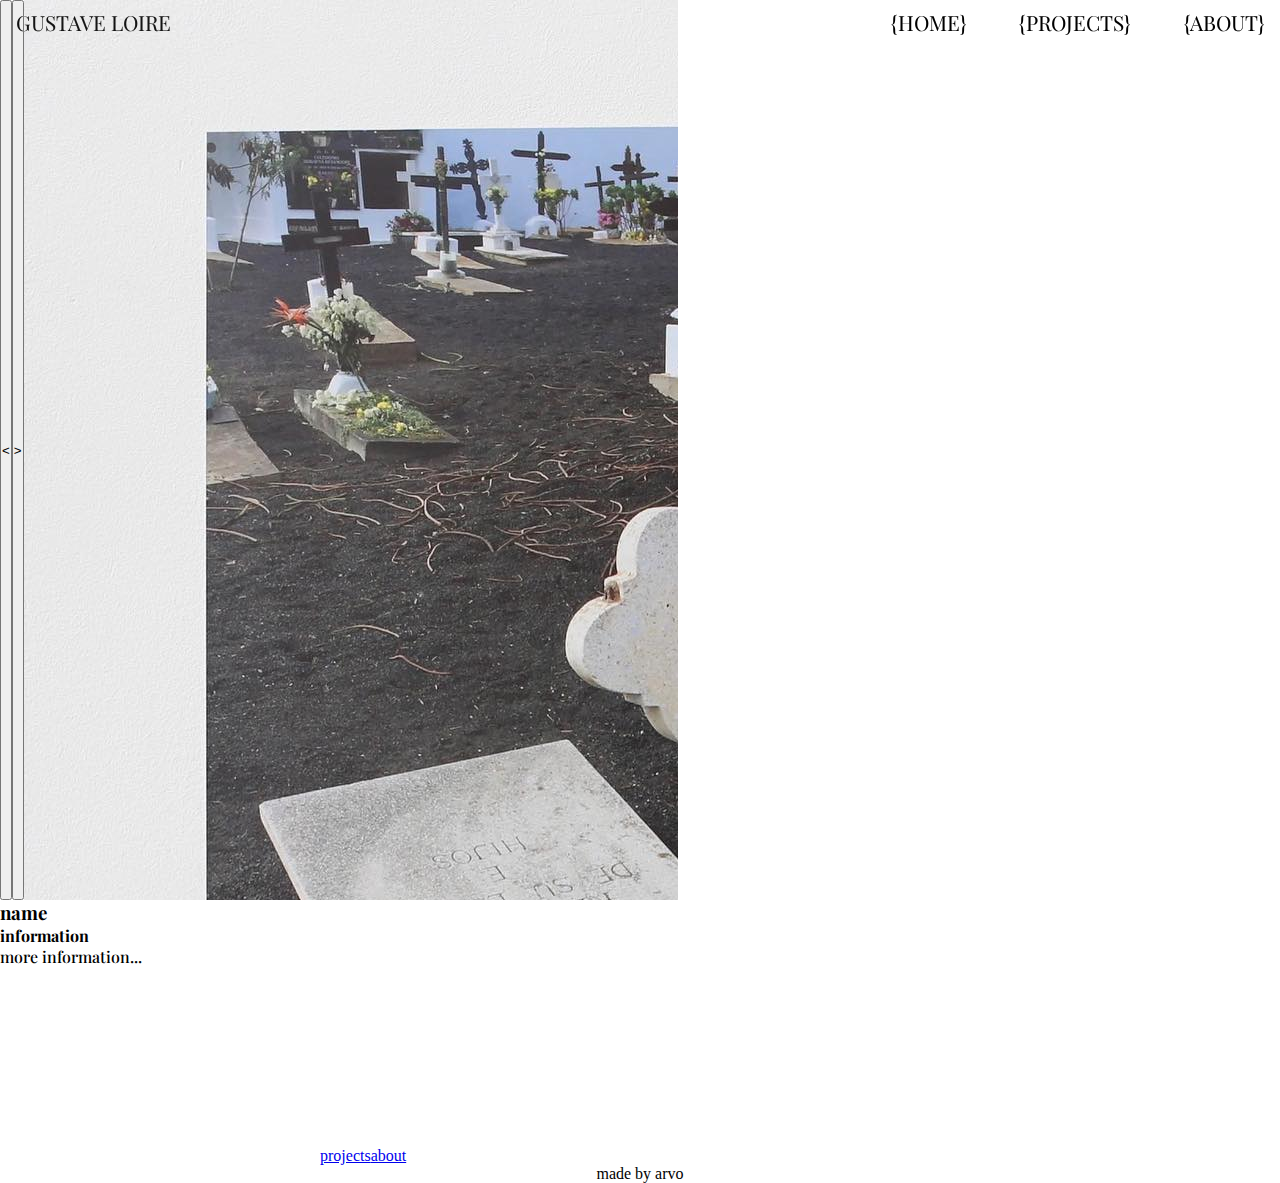
<file: index.html>
<!doctype html>
<html>
<head>
	<meta charset="utf-8">
	<meta name="viewport" content="width=device-width, initial-scale=1">
	<title>HOME</title>
	<link rel="stylesheet" href="css/styles.css" >
	<script src="js/script.js" defer></script>
	<script src="https://cdnjs.cloudflare.com/ajax/libs/gsap/3.11.3/gsap.min.js" integrity="sha512-gmwBmiTVER57N3jYS3LinA9eb8aHrJua5iQD7yqYCKa5x6Jjc7VDVaEA0je0Lu0bP9j7tEjV3+1qUm6loO99Kw==" crossorigin="anonymous" referrerpolicy="no-referrer" defer></script>
	
</head>

<!--------BODDYYY--------->
<body>
	<header>
		<div class="logo">
			<h1>Gustave Loire</h1>
		</div>

		<button class="mobile-nav-toggle" id="menuButton">
			<span class="sr-only">{menu}</span>
		</button>

		<nav class="navbar">
			<ul class="primary-navigation nav-list" id="visibility">
				<li><a href="index.html">{Home}</a></li>					
				<li><a href="projects.html">{Projects}</a></li>
				<li><a href="about">{About}</a></li>
			</ul>
		</nav>

	</header>
	
	<main>
		<section aria-label="Newest Photos">
			<div class="carousel" data-carousel>
			  <button class="carousel-button prev" data-carousel-button="prev">&#60;</button>
			  <button class="carousel-button next" data-carousel-button="next">&#62;</button>
			  <ul data-slides>
				<li class="slide" data-active><img src="images/cross.jpg" alt="NAAM"></li>
				<li class="slide"><img src="images/guill1.jpg" alt="NAAM"></li>
				<li class="slide"><img src="images/scroll1.jpg" alt="NAAM"></li>
				<li class="slide"><img src="images/scroll2.jpg" alt="NAAM"></li>
				<li class="slide"><img src="images/scroll3.jpg" alt="NAAM"></li>
				<li class="slide"><img src="images/guill2.jpg" alt="NAAM"></li>
			  </ul>
			</div>
		</section>

<!----nog een systeem met zo bollekes erbij zetten zodat het intuitief is dat er meerdere fotos zijn (check design.png)---->

		<div class="info">
			<h3>name</h3>
			<h4>information</h4>
			<p>more information...</p>
		</div>
	</main>

	<footer>
		<div class="links">
			<a href="projects.html">projects</a>
			<a href="about.html">about</a>
		</div>
		<p>made by arvo</p>
	</footer>

</body>
</html>
</file>
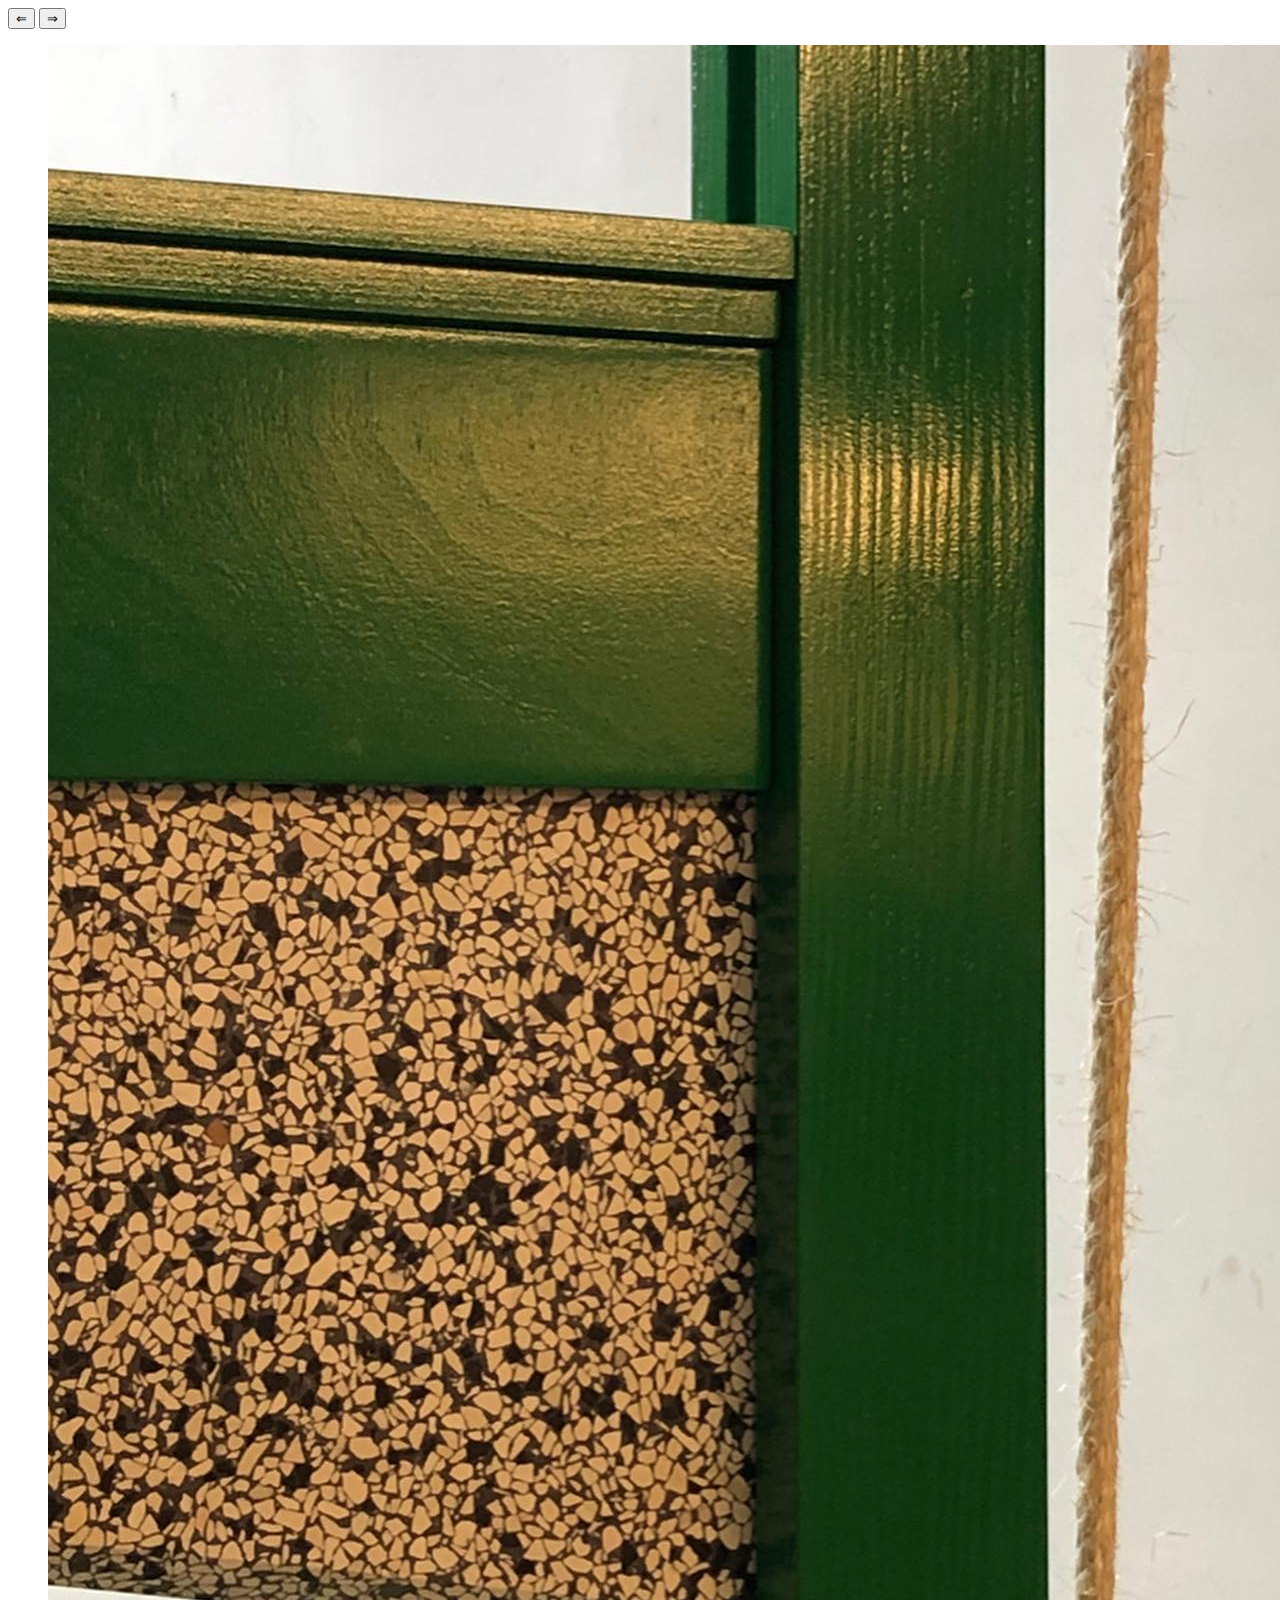
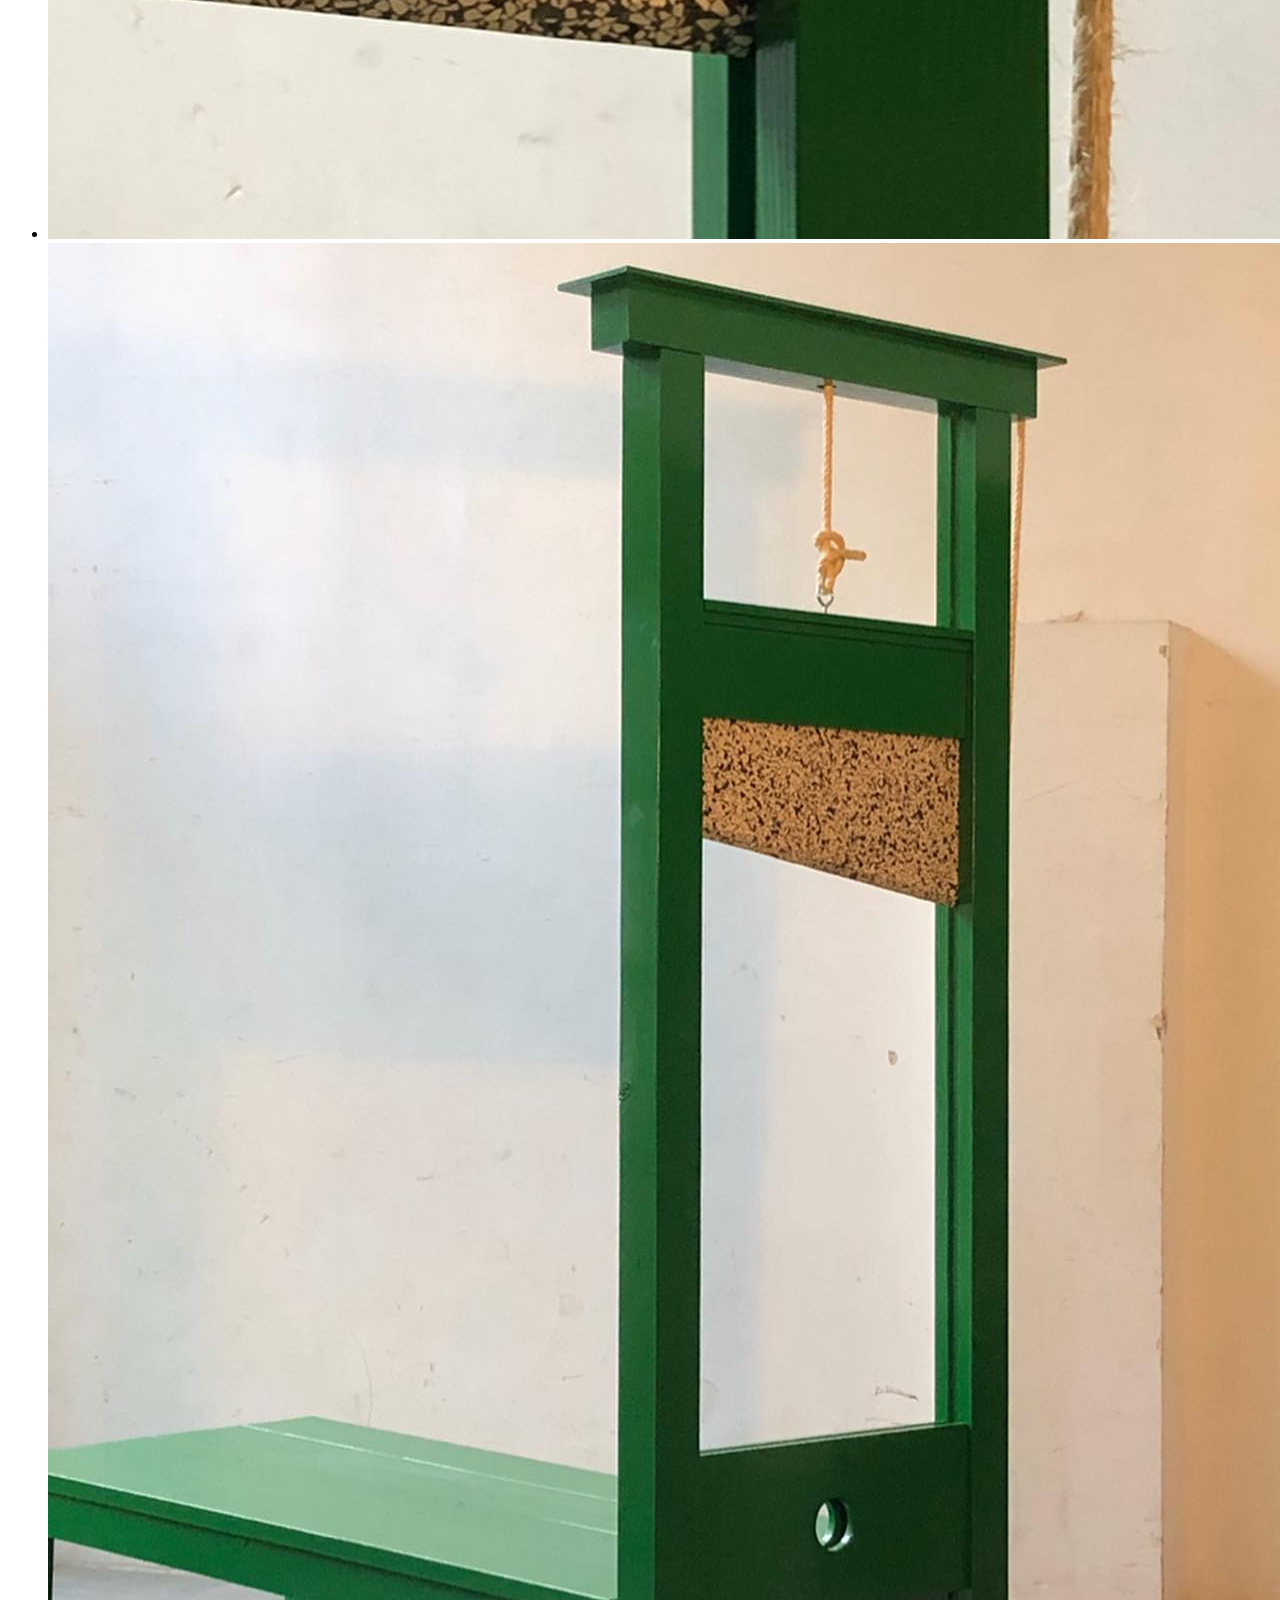
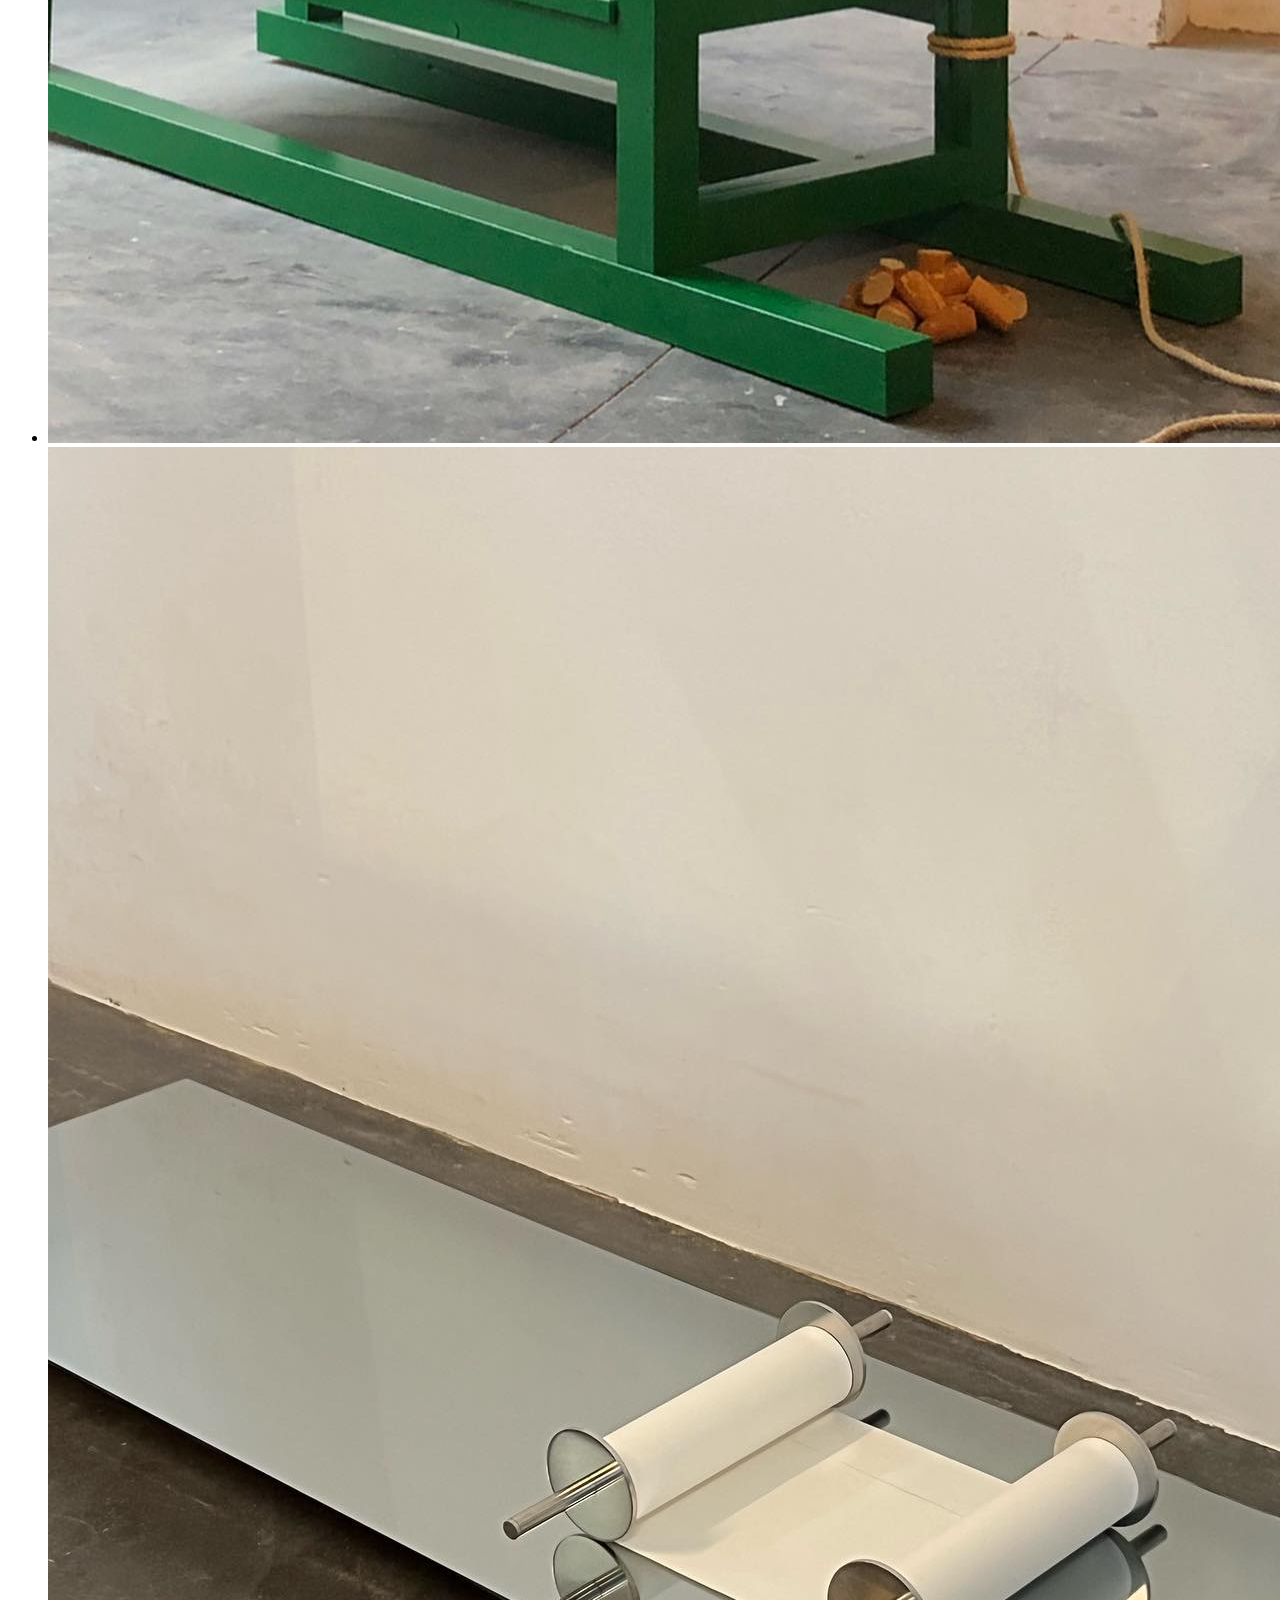
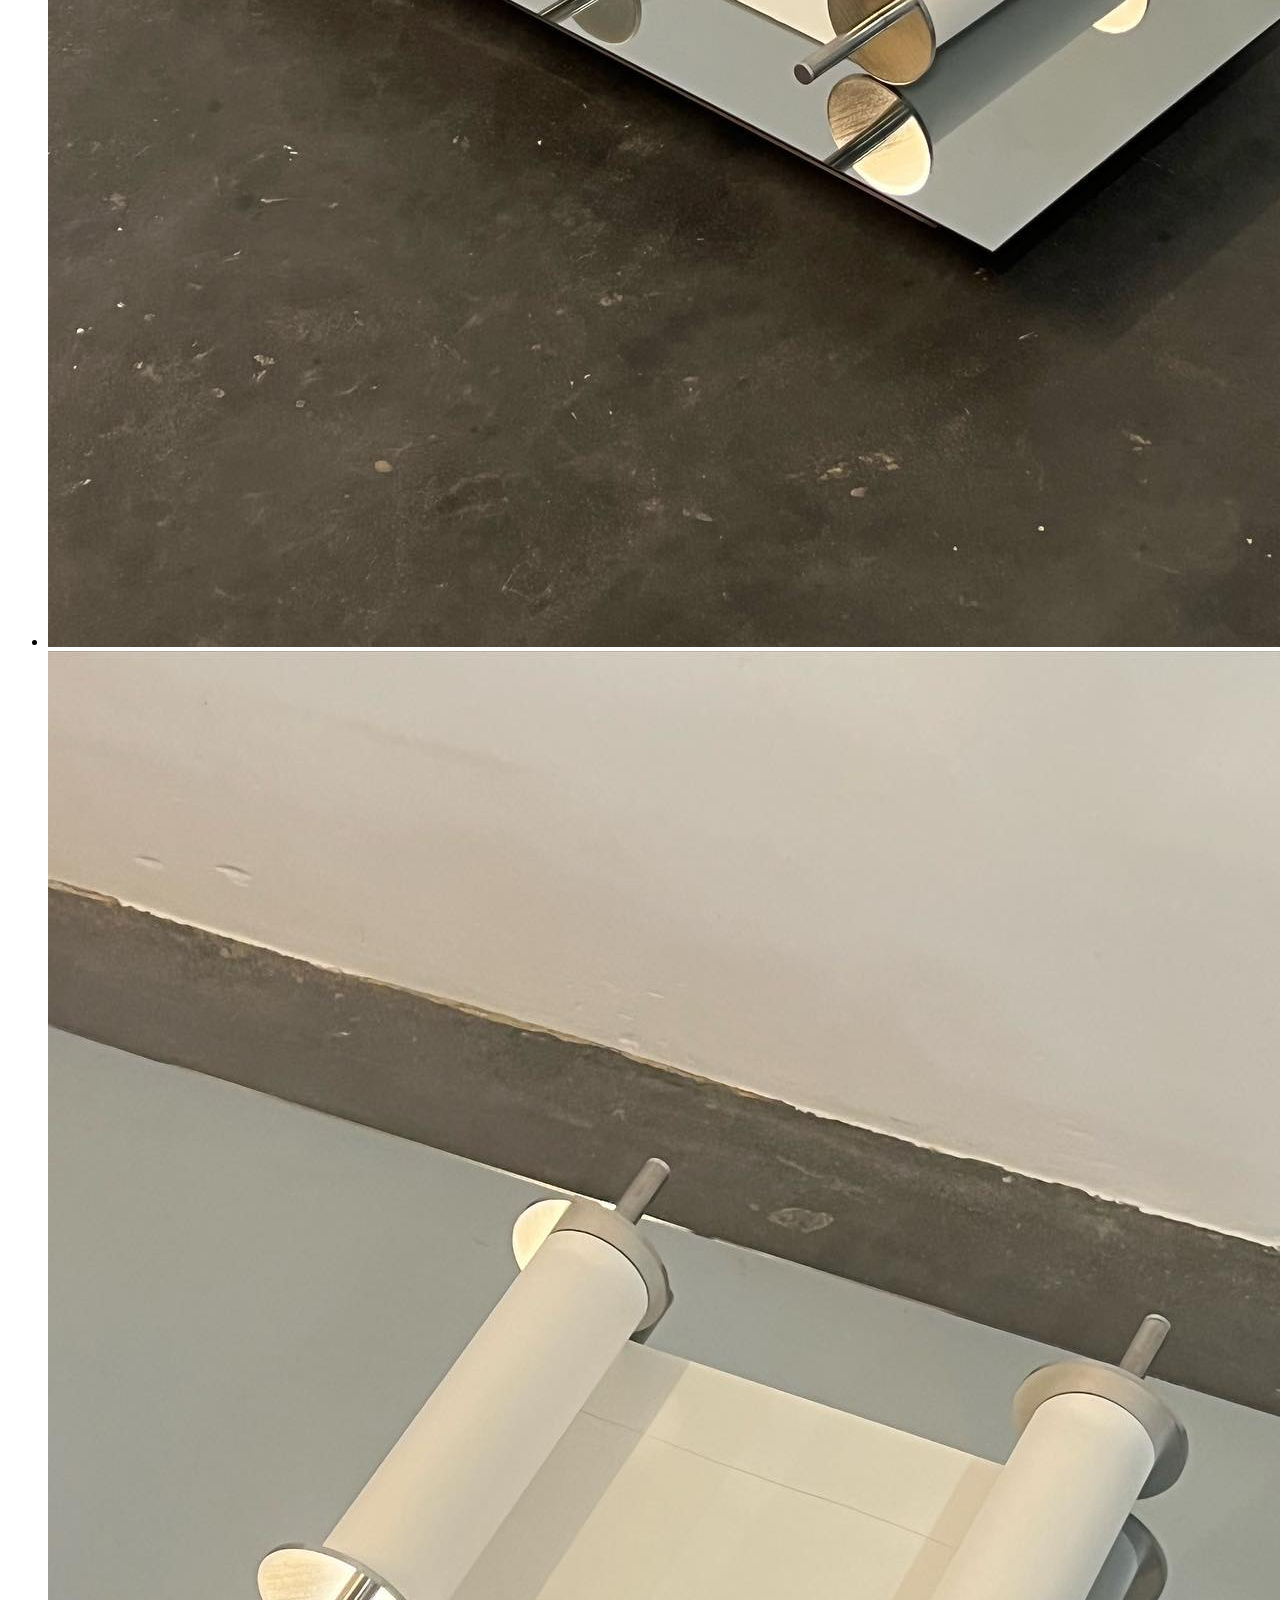
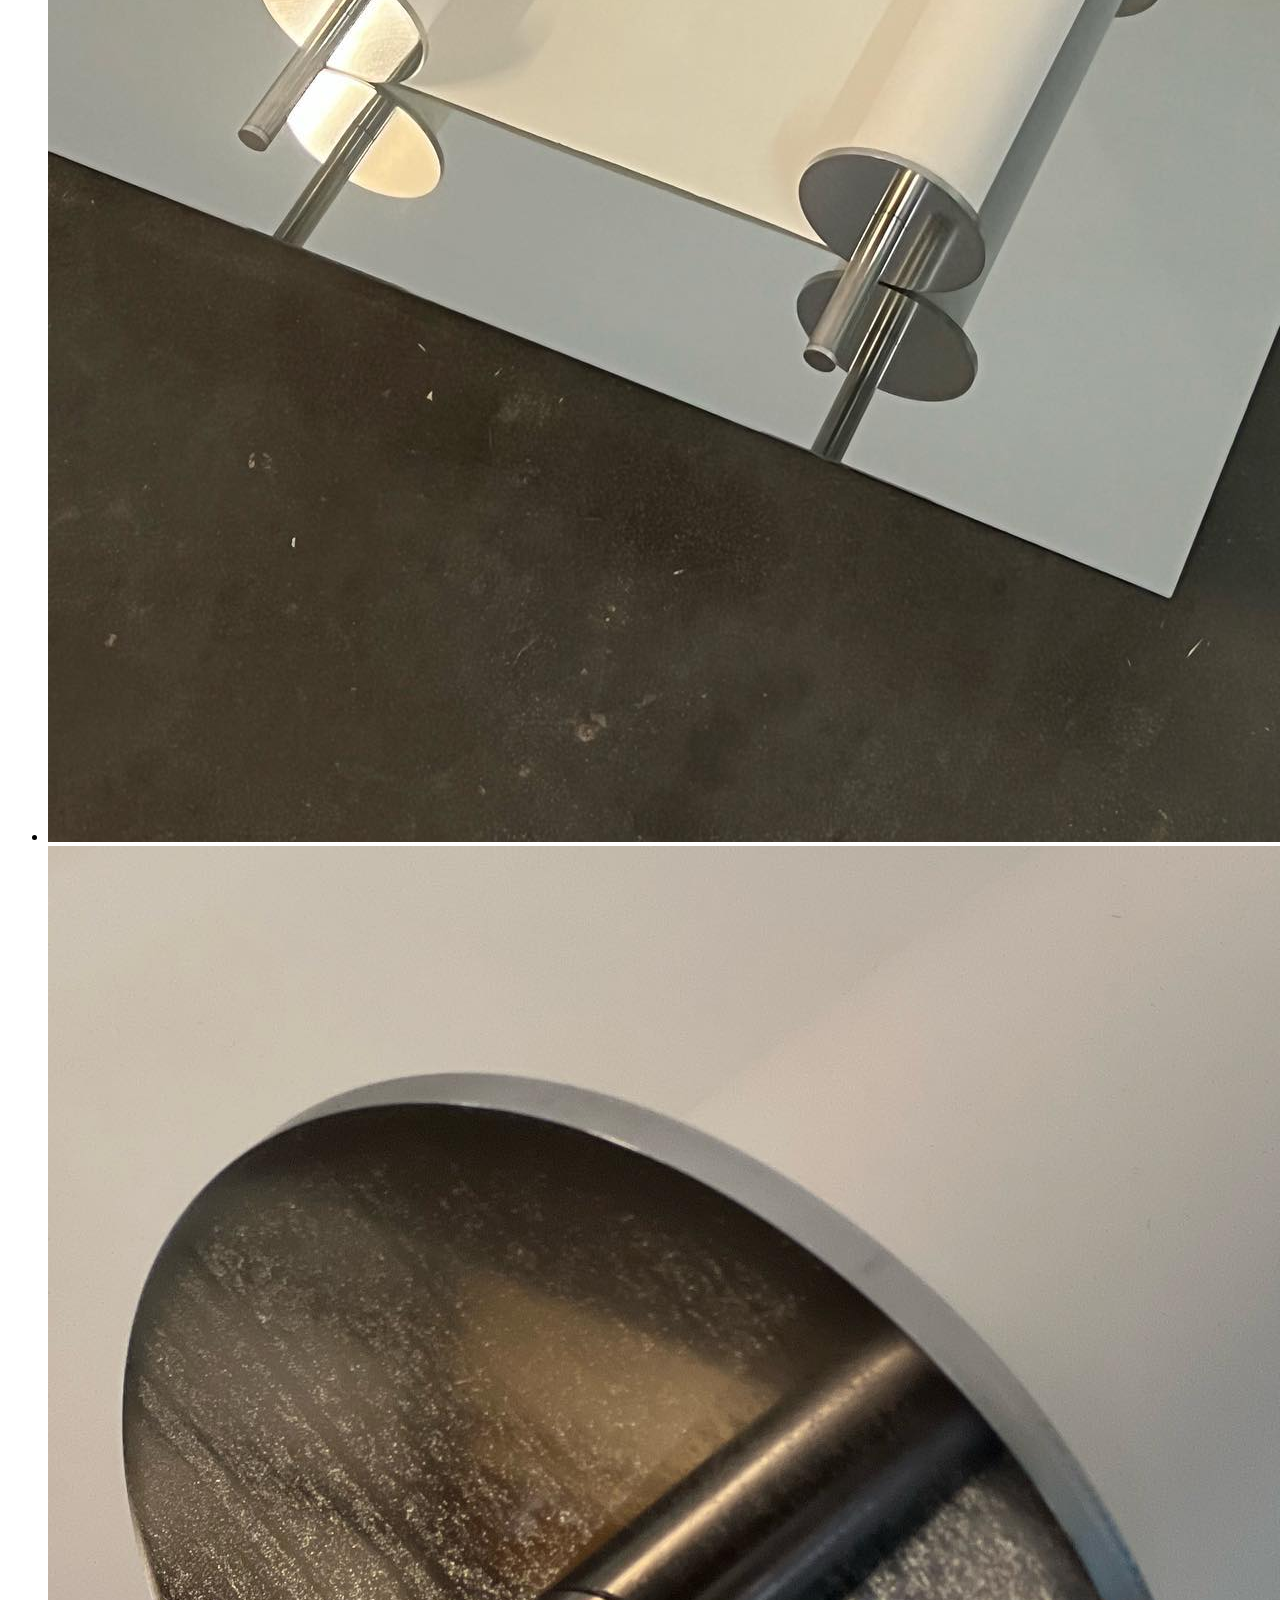
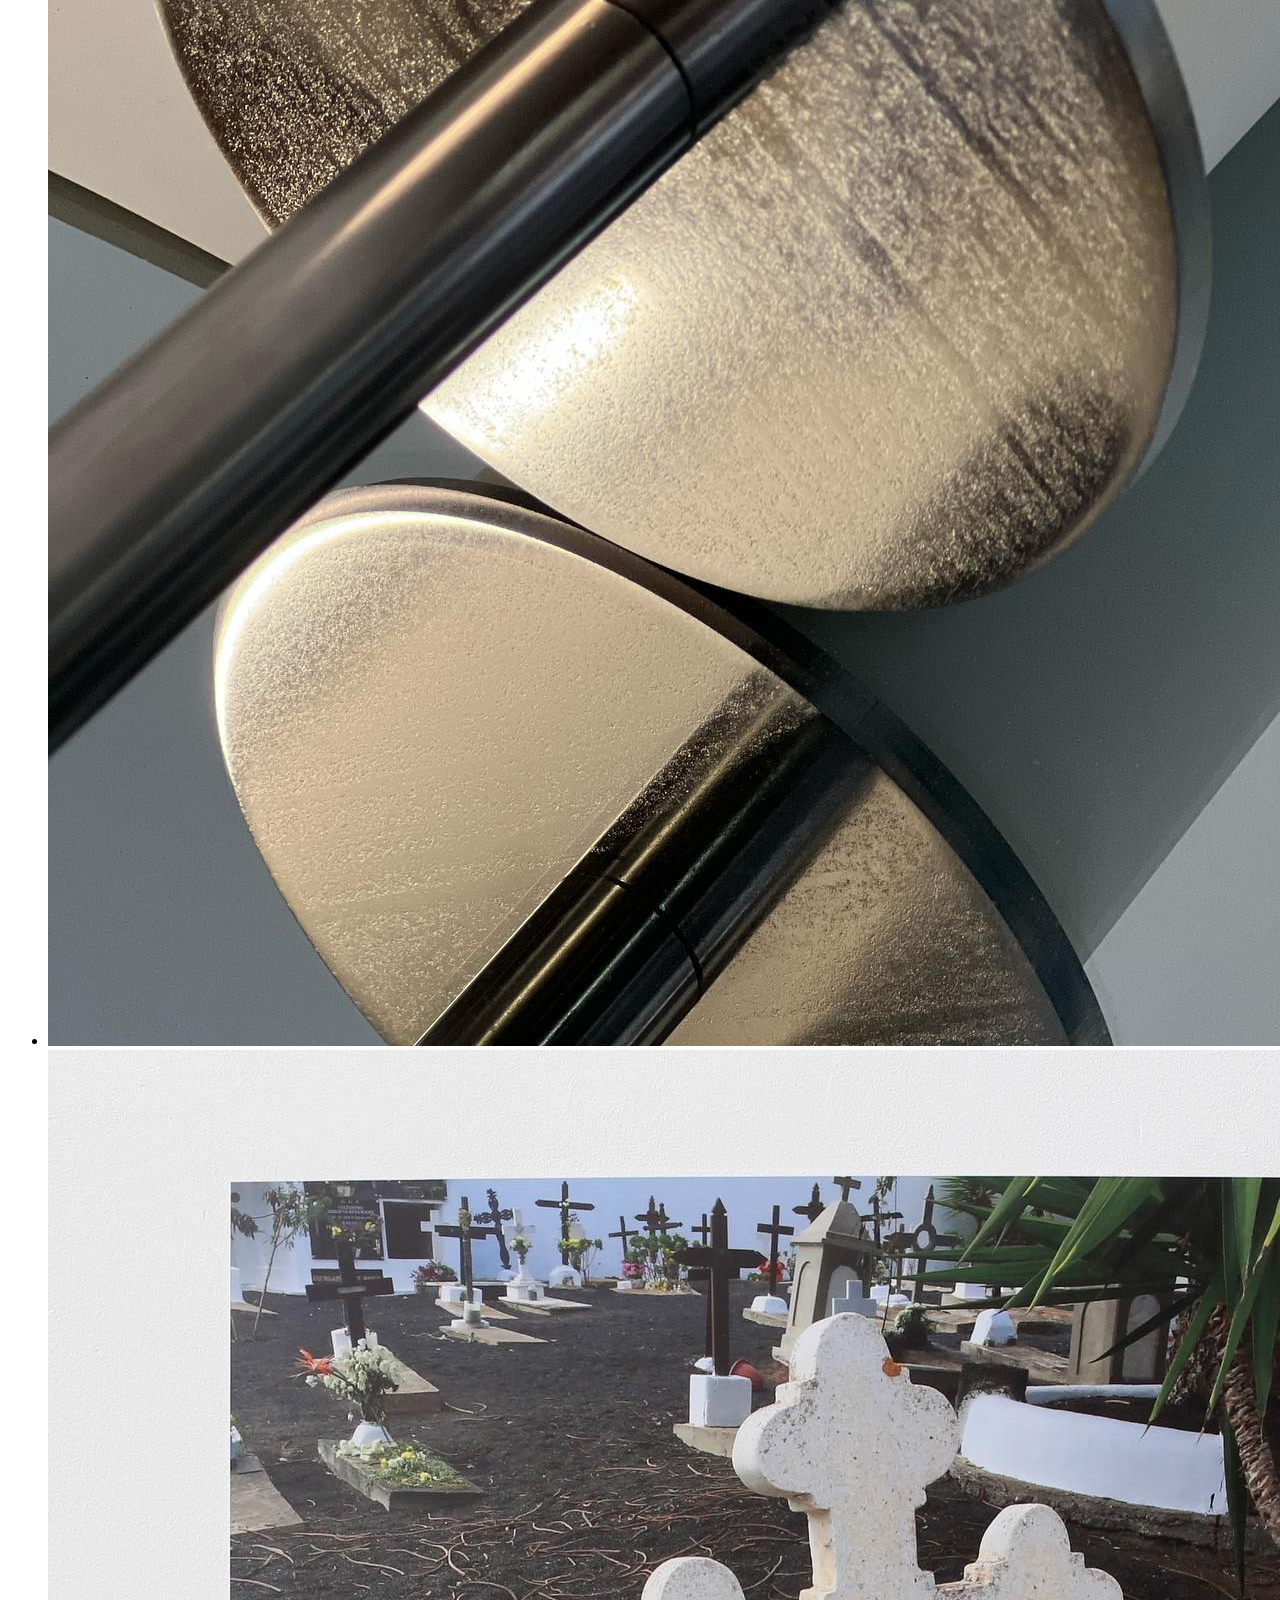
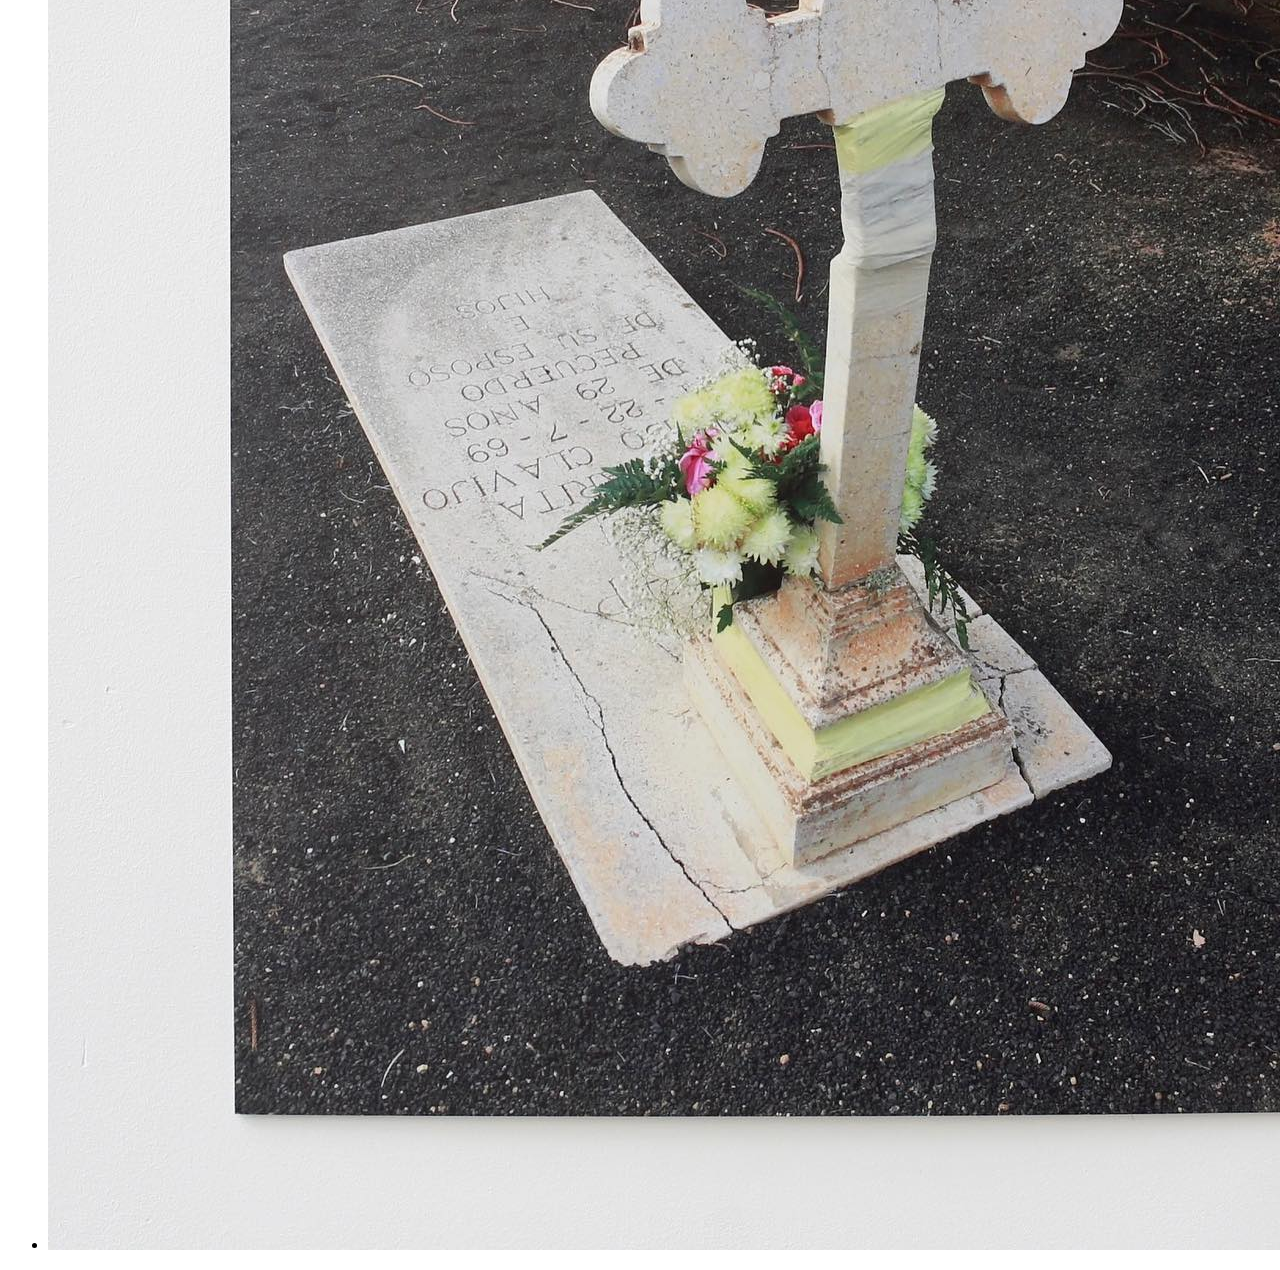
<file: carousel.html>
<!DOCTYPE html>
<html lang="en">
<head>
  <meta charset="UTF-8">
  <meta http-equiv="X-UA-Compatible" content="IE=edge">
  <meta name="viewport" content="width=device-width, initial-scale=1.0">

  <title>Document</title>
</head>





<body>
  <section aria-label="Newest Photos">
    <div class="carousel" data-carousel>
      <button class="carousel-button prev" data-carousel-button="prev">&#8656;</button>
      <button class="carousel-button next" data-carousel-button="next">&#8658;</button>
      <ul data-slides>
        <li class="slide" data-active><img src="images/guill2.jpg" alt="NAAM"></li>
        <li class="slide"><img src="images/guill1.jpg" alt="NAAM"></li>
        <li class="slide"><img src="images/scroll1.jpg" alt="NAAM"></li>
        <li class="slide"><img src="images/scroll2.jpg" alt="NAAM"></li>
        <li class="slide"><img src="images/scroll3.jpg" alt="NAAM"></li>
        <li class="slide"><img src="images/cross.jpg" alt="NAAM"></li>
      </ul>
    </div>
  </section>
</body>
</html>
</file>
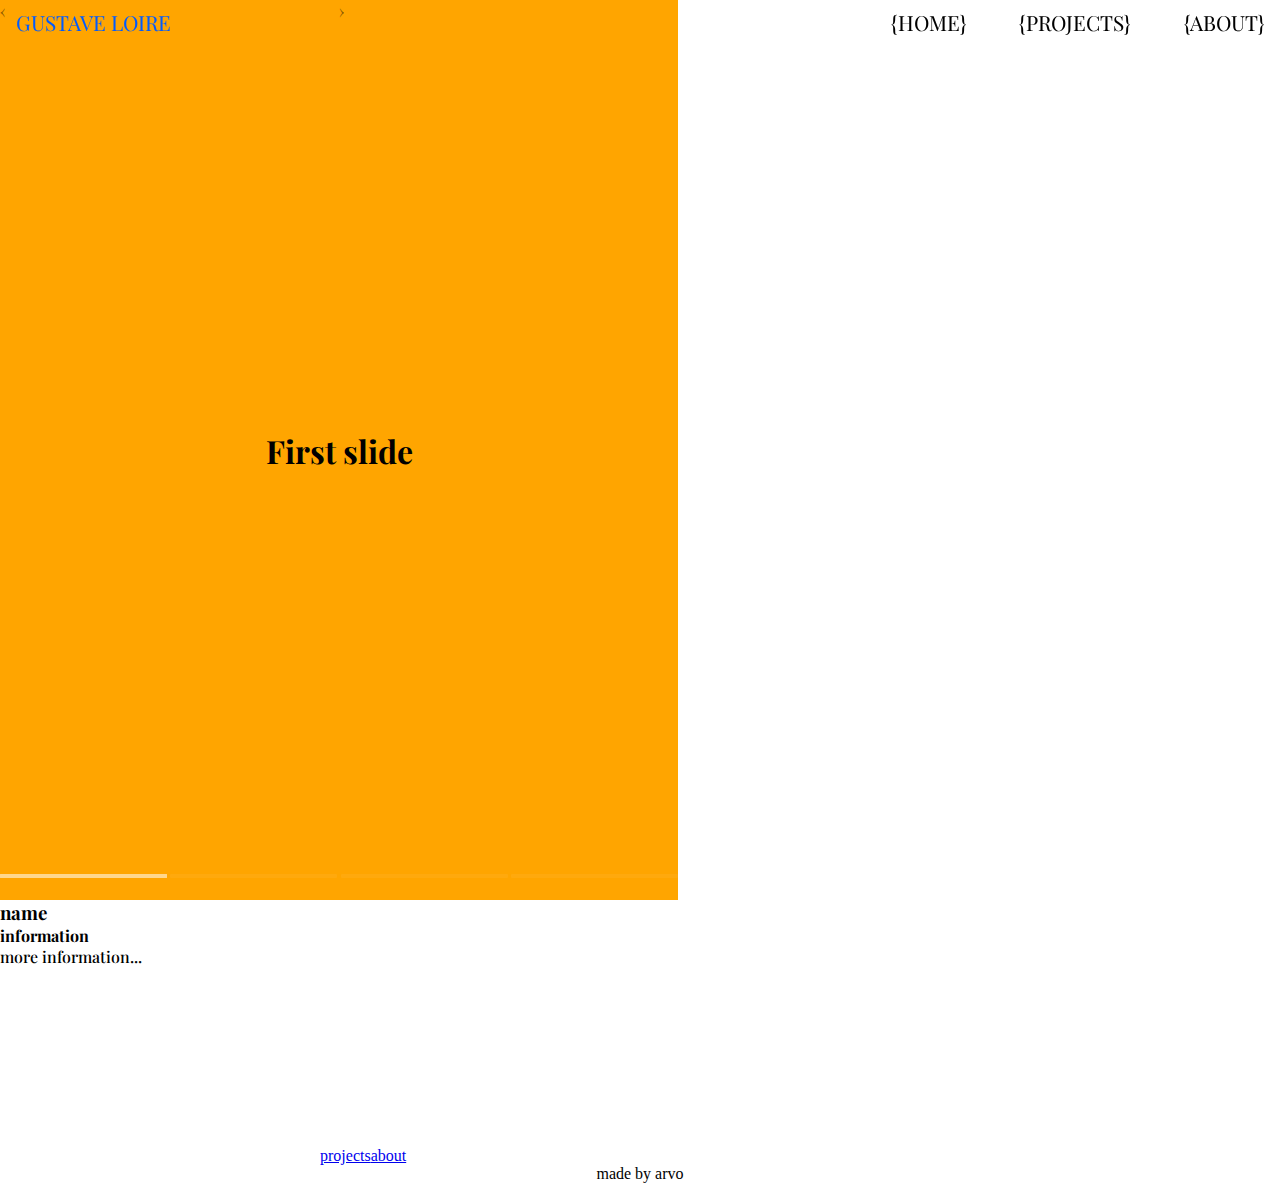
<file: indexNew.html>
<!doctype html>
<html>
<head>
	<meta charset="utf-8">
	<meta name="viewport" content="width=device-width, initial-scale=1">
	<title>HOME</title>
	<link rel="stylesheet" href="css/styles.css" >
	<script src="js/script.js" defer></script>
	<script src="https://cdnjs.cloudflare.com/ajax/libs/gsap/3.11.3/gsap.min.js" integrity="sha512-gmwBmiTVER57N3jYS3LinA9eb8aHrJua5iQD7yqYCKa5x6Jjc7VDVaEA0je0Lu0bP9j7tEjV3+1qUm6loO99Kw==" crossorigin="anonymous" referrerpolicy="no-referrer" defer></script>
	
</head>

<!--------BODDYYY--------->
<body>
	<header>
		<div class="logo">
			<h1>Gustave Loire</h1>
		</div>

		<button class="mobile-nav-toggle" id="menuButton">
			<span class="sr-only">{menu}</span>
		</button>

		<nav class="navbar">
			<ul class="primary-navigation nav-list" id="visibility">
				<li><a href="index.html">{Home}</a></li>					
				<li><a href="projects.html">{Projects}</a></li>
				<li><a href="about">{About}</a></li>
			</ul>
		</nav>

	</header>
	
	<main>
        <div class="carousel">
            <div class="carousel-inner">
              <div style="background-color: orange;" class="carousel-item"><h1>First slide</h1></div>
              <div style="background-color: greenyellow;"  class="carousel-item"><h1>Second slide</h1></div>
              <div style="background-color: rgb(37, 150, 255);" class="carousel-item"><h1>Third slide</h1></div>
              <div style="background-color: rgb(192, 192, 192);" class="carousel-item"><h1>Fourth slide</h1></div>
            </div>
            <div class="carousel-controls">
              <span class="prev">&#8249</span>
              <span class="next">&#8250</span>
            </div>
            <div class="carousel-indicators"></div>
          </div>



        <div class="info">
            <h3>name</h3>
			<h4>information</h4>
			<p>more information...</p>
		</div>
	</main>

	<footer>
		<div class="links">
			<a href="projects.html">projects</a>
			<a href="about.html">about</a>
		</div>
		<p>made by arvo</p>
	</footer>

</body>
</html>
</file>
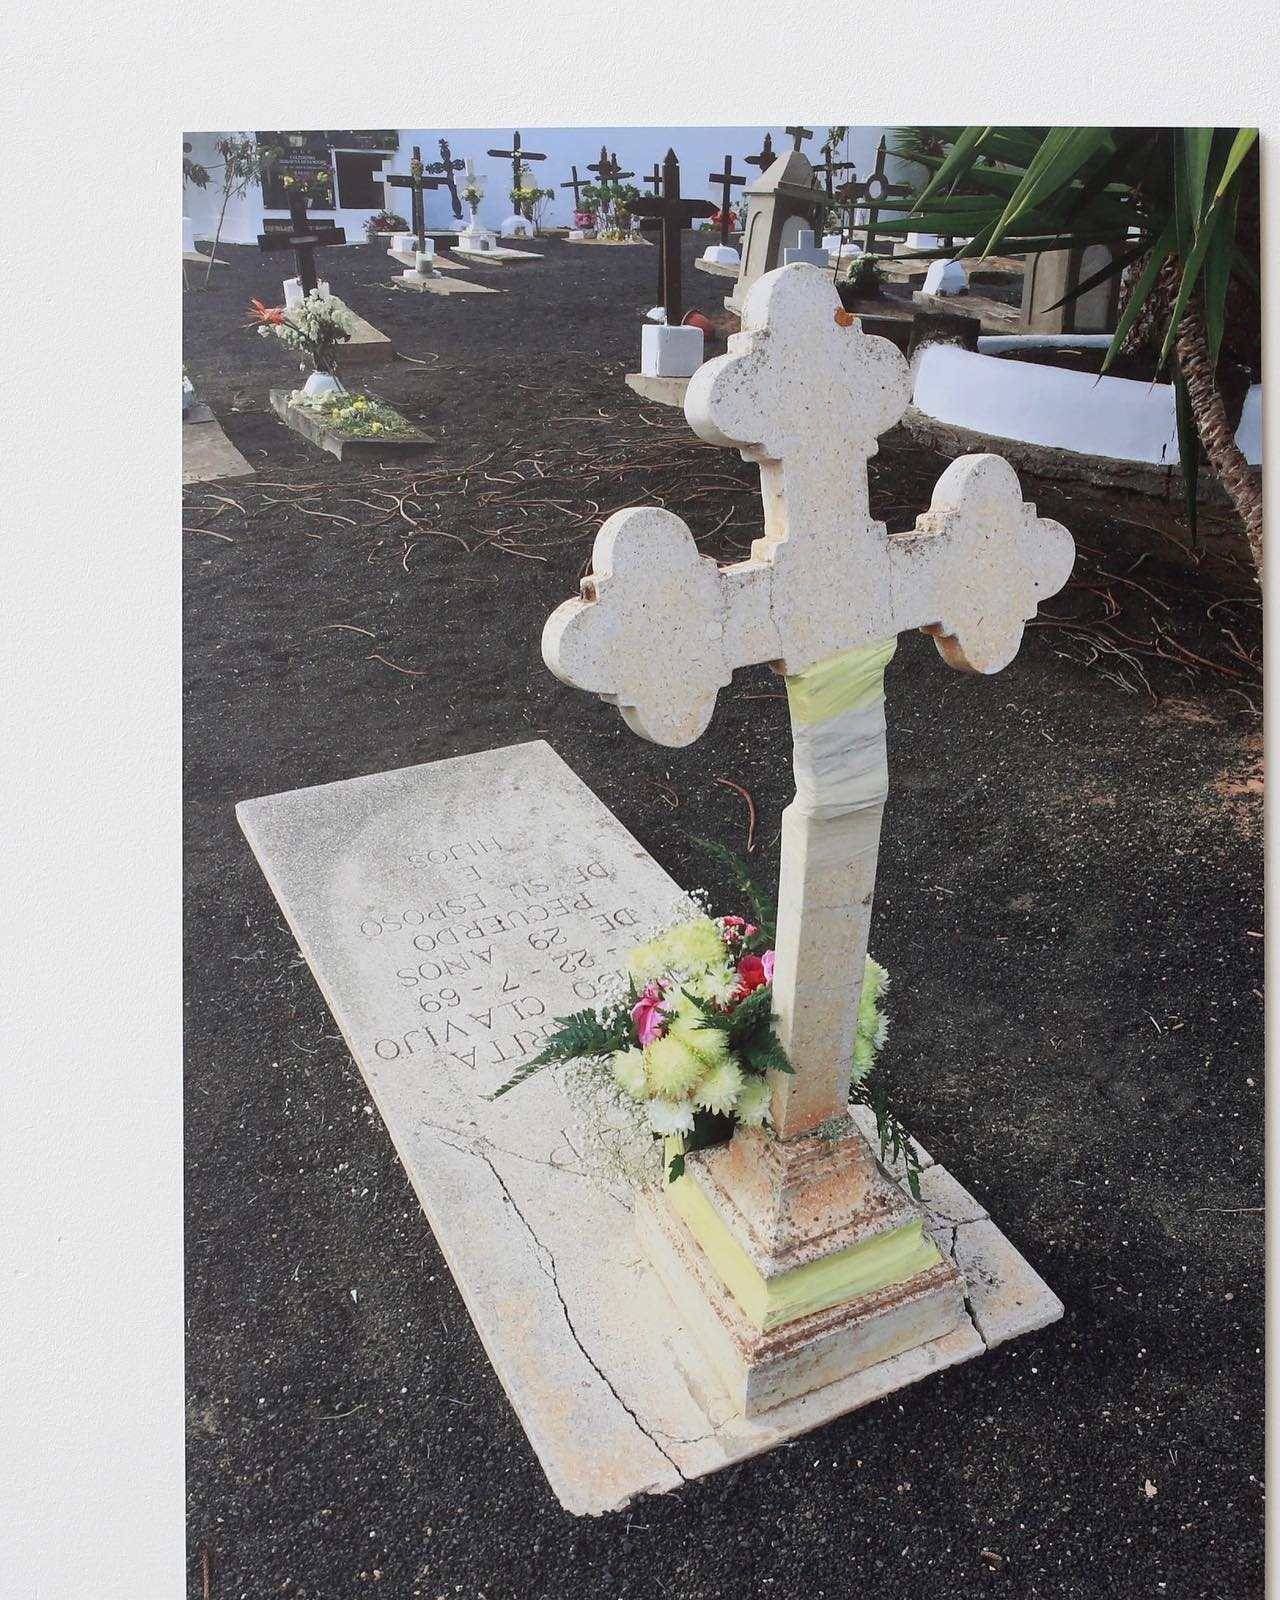
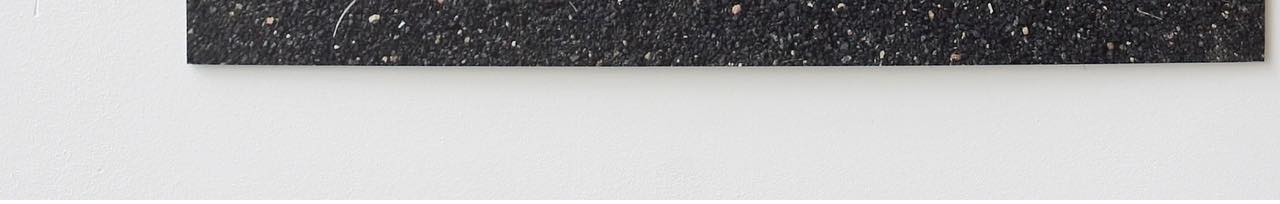
<file: test.html>
<!doctype HTML>

<html>
<head>
	<meta charset="utf-8">
	<meta name="viewport" content="width=device-width, initial-scale=1">
	<title>HOME</title>
	<link rel="stylesheet" href="css/styles.css" >
	<script src="js/script.js" defer></script>
	<script src="https://cdnjs.cloudflare.com/ajax/libs/gsap/3.11.3/gsap.min.js" integrity="sha512-gmwBmiTVER57N3jYS3LinA9eb8aHrJua5iQD7yqYCKa5x6Jjc7VDVaEA0je0Lu0bP9j7tEjV3+1qUm6loO99Kw==" crossorigin="anonymous" referrerpolicy="no-referrer" defer></script>
	
</head>
<body>
    <ul>
        <li><img src="images/cross.jpg" alt="cross"><span data-bolActive></span></li>
    </ul>
</body>
</html>
</file>
<file: css/styles.css>
@charset "utf-8";
/* CSS Document */


@import url('https://fonts.googleapis.com/css2?family=Playfair+Display:ital,wght@0,400;0,500;0,700;1,400;1,600&display=swap');

*,
*::before,
*::after {
  box-sizing: border-box;
  margin: 0;
  padding: 0;
}

body {
	margin: 0;
	top: 0;
	background-color: white;
	overflow-x: hidden;
	
}

/*------------------------------HEADER------------------------------*/
header {
	position:fixed;
	top: 0px;
	width: 100%;
	display: grid;
	grid-template-columns: 2fr 1fr;
	font-family: 'Playfair Display', serif;
	font-weight: 400;	
	height: 3.7rem;
	z-index: 100;

	color: white;
	mix-blend-mode: difference;
}


/*----------Logo----------*/
.logo {
	text-align: left;
	text-overflow: clip;
	white-space: nowrap;
	max-height: 85px;
	margin: 1rem;
	margin-top: 0.5rem;

	color: white;
	mix-blend-mode: difference;
}

.logo h1 {
	
	font-weight: 100;
	font-size: 1.3rem;
	text-transform: uppercase;
}


/*----------NavBar----------*/
nav {
	transform: translateY(0);
}

.nav-list {
	display: flex;
	gap: 1;
	list-style: none;
	text-align: right;

}

nav li {
	flex-grow: 1;
	flex-shrink: 1;
	margin-top: 0.5rem;
	margin-right: 1rem;
}

nav li a {
	text-decoration: none;
	font-weight: 100;
	font-size: 1.3rem;
	text-transform: uppercase;
	color: white;
	mix-blend-mode: difference;
}

.mobile-nav-toggle{
	display: none;
	content: "{menu}";
	position: absolute;
	margin: 1rem;
	margin-top: 0.47rem;
	text-align: right;
	font-family: 'Playfair Display', serif;
	font-size: 1.3rem;
	text-transform: lowercase;
	top: 0px;
	right: 0px;
	cursor: pointer;
	z-index: 1000;
	background: transparent;
	border: none;
	color: white;
}

/*------------------------------CONTENT------------------------------*/
main {
	display: block;
	top: 0;
	left: 0;
	font-family: 'Playfair Display', serif;
	font-weight: 500;

	z-index: 1;
}

/*--------------------------CAROUSEL-----------------------------*/
.carousel{
	height: 100vh;
	width: 100vw;
	max-width: 678px;
	overflow-x: hidden;
	position: relative;
	display: flex;
	justify-content: flex-start;
  }
  
  .carousel-inner{
	height: 100%;
	/* min-width: 400%; */
	display: flex;
	transition: all ease 150ms;
  }
  
  .carousel-item{
	flex: 1;
	height: 100%;
	display: flex;
	flex-direction: column;
	align-items: center;
	justify-content: center;
  }
  
  
  .carousel-item img{
	position: relative;
	max-width: 100%;
	height: 100%;
	object-fit: cover;
	  object-position: center;
	
  }
  .carousel-controls .prev{
	display: inline-block;
	height: 100%;
	width: 50%;
	position: absolute;
	left: 0;
	top: 50%;
	transform: translateY(-50%);
	cursor: pointer;
	opacity: .5;
	
  }
  .carousel-controls .next{
	display: inline-block;
	height: 100%;
	width: 50%;
	position: absolute;
	right: 0;
	top: 50%;
	transform: translateY(-50%);
	cursor: pointer;
	opacity: .5;
  }
  .prev:hover, .next:hover{
	opacity: 1;
  }

  .carousel-indicators{
	position: absolute;
	bottom: 1.4rem;
	width: 100%;
	display: flex;
	gap: .2rem;
  }

  .carousel-indicators span{
	display: inline-block;
	background-color: rgba(255,255,255,.1);
	height: 4px;
	border-radius: 1px;
	opacity: .5;
	cursor: pointer;
	flex-grow: 1;
	flex-shrink: 1;
  }
  
  .carousel-indicators span.active{
	opacity: 1;
	
  }

  

  .carousel-indicators span.active::after{
	content: "";
	opacity: 1;
	display: block;
	background-color: rgba(255,255,255,.5);
	height: 100%;
	width: 100%;
	animation: timeline linear 3.85s forwards;
	transform-origin: left;
  }

  @keyframes timeline {
	0% {
		transform: scale(0, 1);
		
	}

	100% {
		transform: scale(1, 1);
	}
  }

/*------------------------------FOOTER ETC------------------------------*/


.info {
	z-index: 200;
	background-color: white;
}



footer {
	z-index: 200;
	display: block;
	position: relative;
	margin-left: 25%;
	padding-top: 20vh;
	width: 50%;
}

.links {
	display: flex;
	flex-wrap: wrap;
	flex-grow: 1;
	gap: 1;
	
}

footer p {
	text-align: center;
}

/*------------------------------VIEWPORTING------------------------------*/
@media screen and (max-width: 38rem) {
	
	nav {
		position: fixed;
		right: 0;

		padding-top: 3.7rem;
		width: 100%;
		height: 100%;

		background: rgba(0,0,0,1);
		
		z-index: 120;	


		transform: translateY(-1000%);
	}

	.nav-list {
		display: block;
		text-align: right;
	}
	
	nav li {
		margin-right: 0;
		z-index: 120;
	}
	

	nav ul li a {
		text-decoration: none;
		color: white;
		font-size: 3rem;
	}

	.mobile-nav-toggle {
		display: block;
	}
}
</file>
